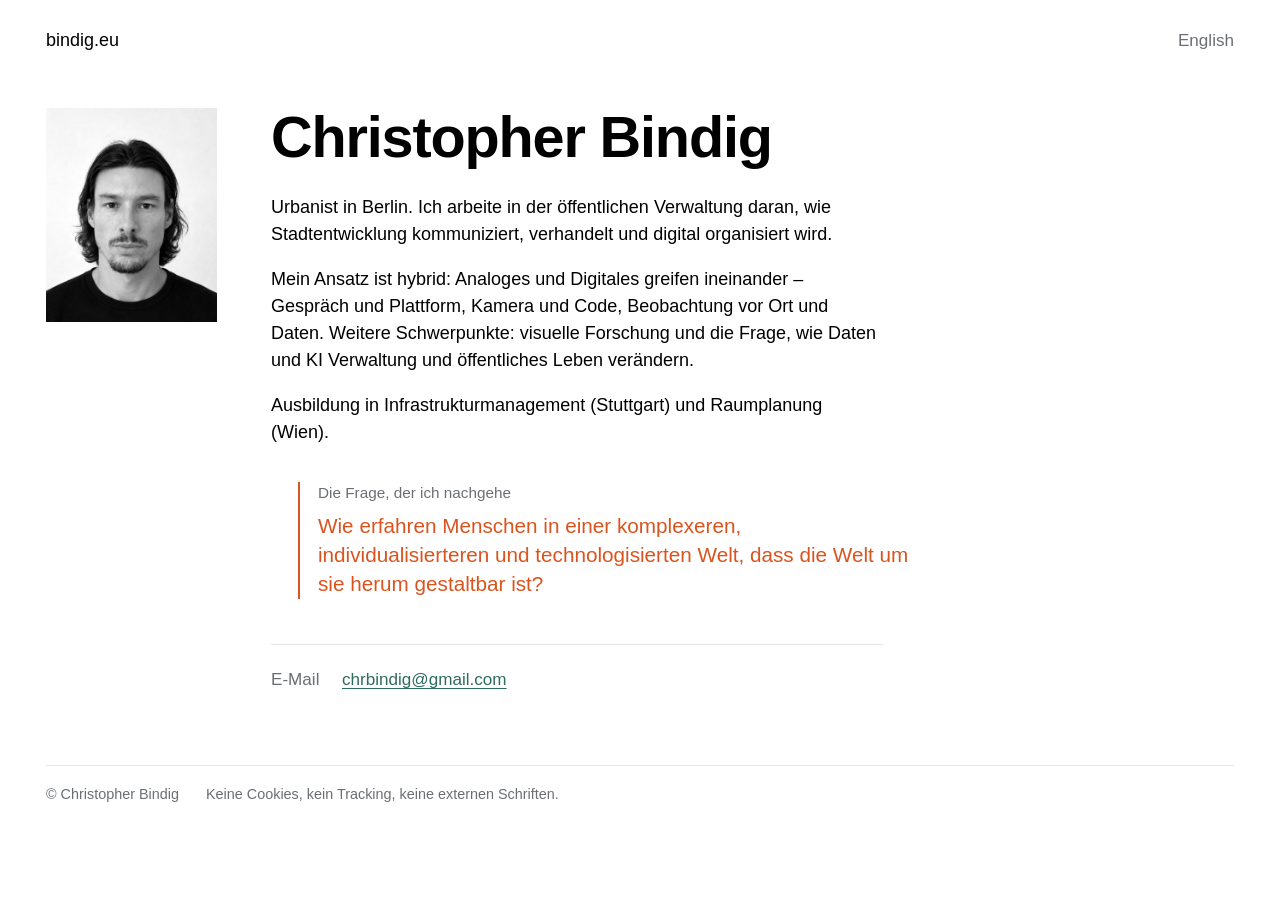
<file: index.html>
<!doctype html>
<html lang="de">
<head>
<meta charset="utf-8">
<meta name="viewport" content="width=device-width, initial-scale=1">
<title>Christopher Bindig – Urbanist, Berlin</title>
<meta name="description" content="Christopher Bindig – Urbanist in Berlin. Stadt, Verwaltung, digitale Systeme, visuelle Forschung.">
<link rel="canonical" href="https://bindig.eu/">
<link rel="alternate" hreflang="de" href="https://bindig.eu/">
<link rel="alternate" hreflang="en" href="https://bindig.eu/en/">
<link rel="alternate" hreflang="x-default" href="https://bindig.eu/">
<link rel="stylesheet" href="/style.css">
<link rel="icon" href="/favicon.svg" type="image/svg+xml">
<link rel="icon" href="/favicon-32.png" sizes="32x32" type="image/png">
<link rel="apple-touch-icon" href="/apple-touch-icon.png">
<meta property="og:type" content="profile">
<meta property="og:title" content="Christopher Bindig – Urbanist, Berlin">
<meta property="og:description" content="Stadt, Verwaltung, digitale Systeme, visuelle Forschung.">
<meta property="og:url" content="https://bindig.eu/">
<meta property="og:image" content="https://bindig.eu/portrait.jpg">
<meta property="og:locale" content="de_DE">
<meta property="og:locale:alternate" content="en_GB">
<script type="application/ld+json">
{
  "@context": "https://schema.org",
  "@type": "Person",
  "@id": "https://bindig.eu/#person",
  "name": "Christopher Bindig",
  "givenName": "Christopher",
  "familyName": "Bindig",
  "url": "https://bindig.eu/",
  "image": "https://bindig.eu/portrait.jpg",
  "jobTitle": "Urbanist",
  "description": "Urbanist in Berlin. Arbeitet an der Schnittstelle von Stadtentwicklung, öffentlicher Verwaltung und digitalen Systemen; visuelle Forschung.",
  "email": "mailto:chrbindig@gmail.com",
  "address": {"@type": "PostalAddress", "addressLocality": "Berlin", "addressCountry": "DE"},
  "alumniOf": [
    {"@type": "CollegeOrUniversity", "name": "Technische Universität Wien"},
    {"@type": "CollegeOrUniversity", "name": "Hochschule für Technik Stuttgart"}
  ],
  "knowsAbout": ["Stadtentwicklung", "Raumplanung", "Bürgerbeteiligung", "öffentliche Verwaltung", "digitale Verwaltung", "visuelle Forschung", "Fotografie", "Daten", "künstliche Intelligenz", "Gesellschaft"],
  "knowsLanguage": ["de", "en", "es"],
  "sameAs": []
}
</script>
</head>
<body>
<div class="page">
<header class="top">
  <a class="home" href="/" aria-current="page">bindig.eu</a>
  <nav aria-label="Navigation">
    <a href="/en/" lang="en" hreflang="en">English</a>
  </nav>
</header>
<main>
  <figure class="portrait">
    <img src="/portrait.jpg" width="800" height="1000" alt="Porträt von Christopher Bindig, Schwarzweißfotografie">
  </figure>
  <section class="bio">
    <h1>Christopher Bindig</h1>
    <p>Urbanist in Berlin. Ich arbeite in der öffentlichen Verwaltung daran, wie Stadtentwicklung kommuniziert, verhandelt und digital organisiert wird.</p>
    <p>Mein Ansatz ist hybrid: Analoges und Digitales greifen ineinander – Gespräch und Plattform, Kamera und Code, Beobachtung vor Ort und Daten. Weitere Schwerpunkte: visuelle Forschung und die Frage, wie Daten und KI Verwaltung und öffentliches Leben verändern.</p>
    <p>Ausbildung in Infrastrukturmanagement (Stuttgart) und Raumplanung (Wien).</p>
    <aside class="question">
      <h2>Die Frage, der ich nachgehe</h2>
      <p>Wie erfahren Menschen in einer komplexeren, individualisierteren und technologisierten Welt, dass die Welt um sie herum gestaltbar ist?</p>
    </aside>
    <div class="contact">
      <dl>
        <dt>E-Mail</dt><dd><a href="mailto:chrbindig@gmail.com">chrbindig@gmail.com</a></dd>
      </dl>
    </div>
  </section>
</main>
<footer class="bottom">
  <span>© Christopher Bindig</span>
  <span>Keine Cookies, kein Tracking, keine externen Schriften.</span>
</footer>
</div>
</body>
</html>
</file>
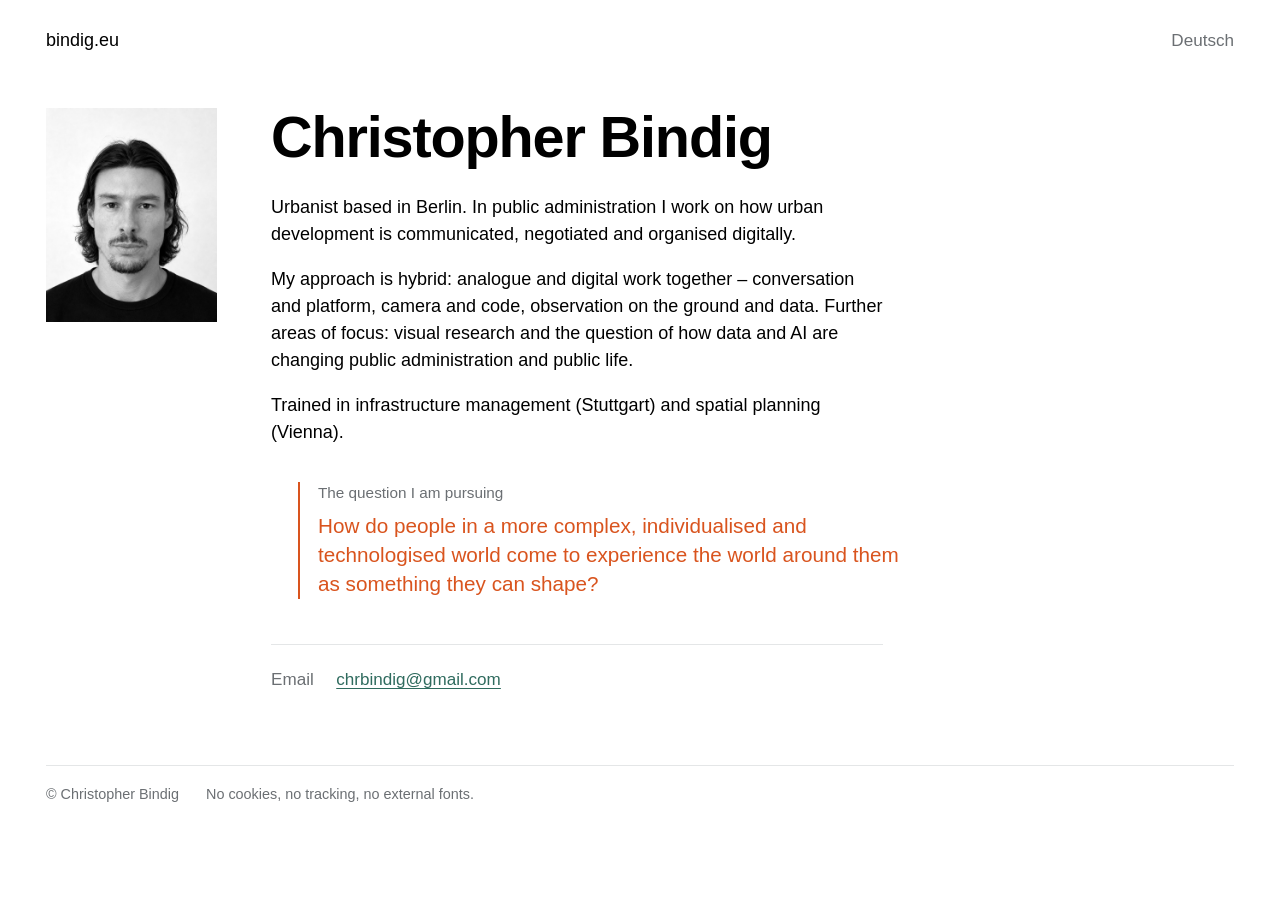
<file: en/index.html>
<!doctype html>
<html lang="en">
<head>
<meta charset="utf-8">
<meta name="viewport" content="width=device-width, initial-scale=1">
<title>Christopher Bindig – urbanist, Berlin</title>
<meta name="description" content="Christopher Bindig – urbanist in Berlin. Cities, public administration, digital systems, visual research.">
<link rel="canonical" href="https://bindig.eu/en/">
<link rel="alternate" hreflang="de" href="https://bindig.eu/">
<link rel="alternate" hreflang="en" href="https://bindig.eu/en/">
<link rel="alternate" hreflang="x-default" href="https://bindig.eu/">
<link rel="stylesheet" href="/style.css">
<link rel="icon" href="/favicon.svg" type="image/svg+xml">
<link rel="icon" href="/favicon-32.png" sizes="32x32" type="image/png">
<link rel="apple-touch-icon" href="/apple-touch-icon.png">
<meta property="og:type" content="profile">
<meta property="og:title" content="Christopher Bindig – urbanist, Berlin">
<meta property="og:description" content="Cities, public administration, digital systems, visual research.">
<meta property="og:url" content="https://bindig.eu/en/">
<meta property="og:image" content="https://bindig.eu/portrait.jpg">
<meta property="og:locale" content="en_GB">
<script type="application/ld+json">
{
  "@context": "https://schema.org",
  "@type": "Person",
  "@id": "https://bindig.eu/#person",
  "name": "Christopher Bindig",
  "url": "https://bindig.eu/",
  "image": "https://bindig.eu/portrait.jpg",
  "jobTitle": "Urbanist",
  "description": "Urbanist based in Berlin, working at the intersection of urban development, public administration and digital systems; visual research.",
  "email": "mailto:chrbindig@gmail.com",
  "address": {"@type": "PostalAddress", "addressLocality": "Berlin", "addressCountry": "DE"},
  "alumniOf": [
    {"@type": "CollegeOrUniversity", "name": "TU Wien"},
    {"@type": "CollegeOrUniversity", "name": "Hochschule für Technik Stuttgart"}
  ],
  "knowsAbout": ["urban development", "spatial planning", "public participation", "public administration", "digital government", "visual research", "photography", "data", "artificial intelligence", "society"],
  "knowsLanguage": ["de", "en", "es"],
  "sameAs": []
}
</script>
</head>
<body>
<div class="page">
<header class="top">
  <a class="home" href="/en/" aria-current="page">bindig.eu</a>
  <nav aria-label="Navigation">
    <a href="/" lang="de" hreflang="de">Deutsch</a>
  </nav>
</header>
<main>
  <figure class="portrait">
    <img src="/portrait.jpg" width="800" height="1000" alt="Portrait of Christopher Bindig, black-and-white photograph">
  </figure>
  <section class="bio">
    <h1>Christopher Bindig</h1>
    <p>Urbanist based in Berlin. In public administration I work on how urban development is communicated, negotiated and organised digitally.</p>
    <p>My approach is hybrid: analogue and digital work together – conversation and platform, camera and code, observation on the ground and data. Further areas of focus: visual research and the question of how data and AI are changing public administration and public life.</p>
    <p>Trained in infrastructure management (Stuttgart) and spatial planning (Vienna).</p>
    <aside class="question">
      <h2>The question I am pursuing</h2>
      <p>How do people in a more complex, individualised and technologised world come to experience the world around them as something they can shape?</p>
    </aside>
    <div class="contact">
      <dl>
        <dt>Email</dt><dd><a href="mailto:chrbindig@gmail.com">chrbindig@gmail.com</a></dd>
      </dl>
    </div>
  </section>
</main>
<footer class="bottom">
  <span>© Christopher Bindig</span>
  <span>No cookies, no tracking, no external fonts.</span>
</footer>
</div>
</body>
</html>
</file>
<file: style.css>
/* bindig.eu – ein Stylesheet, keine externen Anfragen */
:root{
  --paper:#ffffff;
  --ink:#000000;
  --muted:#6b6f73;
  --rule:#e4e6e7;
  --accent:#2f6b5e;
  --question:#d9541e;
  --measure:34rem;
}
@media (prefers-color-scheme: dark){
  :root{--paper:#111213;--ink:#f2f2f0;--muted:#9a9ea2;--rule:#2a2c2e;--accent:#7fb8a8;--question:#f08a4b;}
}
*{box-sizing:border-box}
html{font-size:112.5%}
body{
  margin:0;background:var(--paper);color:var(--ink);
  font-family:"Helvetica Neue",Helvetica,Arial,sans-serif;
  line-height:1.5;-webkit-font-smoothing:antialiased;
}
a{color:var(--accent);text-decoration:underline;text-decoration-thickness:1px;text-underline-offset:.15em}
a:hover{text-decoration-thickness:2px}
a:focus-visible{outline:2px solid var(--accent);outline-offset:3px}
.page{max-width:68rem;margin:0 auto;padding:1.5rem 1rem 3rem}
header.top{display:flex;justify-content:space-between;align-items:baseline;gap:1rem;margin-bottom:3rem}
header.top .home{color:var(--ink);text-decoration:none;font-size:1rem}
header.top nav{display:flex;gap:1.25rem;font-size:.95rem}
header.top nav a{color:var(--muted);text-decoration:none}
header.top nav a[aria-current="page"]{color:var(--ink)}
header.top nav a:hover{color:var(--accent)}
main{display:grid;grid-template-columns:1fr;gap:2rem}
@media (min-width:46rem){main{grid-template-columns:9.5rem 1fr;gap:3rem;align-items:start}}
figure.portrait{margin:0;width:9.5rem}
figure.portrait img{display:block;width:100%;height:auto;filter:grayscale(1);aspect-ratio:4/5;object-fit:cover}
figure.portrait figcaption{font-size:.8rem;color:var(--muted);margin-top:.5rem}
h1{font-weight:700;font-size:clamp(2rem,5.5vw,3.2rem);line-height:1.02;letter-spacing:-.02em;margin:0 0 1.5rem}
.bio p{max-width:var(--measure);margin:0 0 1rem;font-size:1rem}
.question{max-width:var(--measure);margin:2rem 0 0 1.5rem;padding-left:1rem;border-left:2px solid var(--question);color:var(--question)}
.question h2{font-size:.85rem;font-weight:400;margin:0 0 .4rem;color:var(--muted)}
.question p{margin:0;font-size:1.15rem;line-height:1.4;color:var(--question)}
@media (max-width:46rem){.question{margin-left:.5rem}}
.now-teaser{max-width:var(--measure);margin-top:2.5rem;padding-top:1.25rem;border-top:1px solid var(--rule);font-size:.95rem;color:var(--muted)}
.now-teaser a{color:var(--accent)}
.contact{max-width:var(--measure);margin-top:2.5rem;padding-top:1.25rem;border-top:1px solid var(--rule);font-size:.95rem}
.contact dl{margin:0;display:grid;grid-template-columns:max-content 1fr;gap:.25rem 1.25rem}
.contact dt{color:var(--muted)}.contact dd{margin:0}
footer.bottom{margin-top:4rem;padding-top:1rem;border-top:1px solid var(--rule);font-size:.8rem;color:var(--muted);display:flex;flex-wrap:wrap;gap:.5rem 1.5rem}
footer.bottom a{color:var(--muted)}
.now h1{font-size:clamp(1.8rem,4vw,2.4rem)}
.now .stamp{color:var(--muted);font-size:.9rem;margin:-1rem 0 1.5rem}
.now ul{max-width:var(--measure);padding-left:1.1rem;margin:0}
.now li{margin-bottom:.6rem}
.sections{max-width:var(--measure);margin-top:2.5rem;padding-top:1.25rem;border-top:1px solid var(--rule);font-size:.95rem;color:var(--muted)}
@media (prefers-reduced-motion:no-preference){a{transition:text-decoration-thickness .12s}}
</file>
